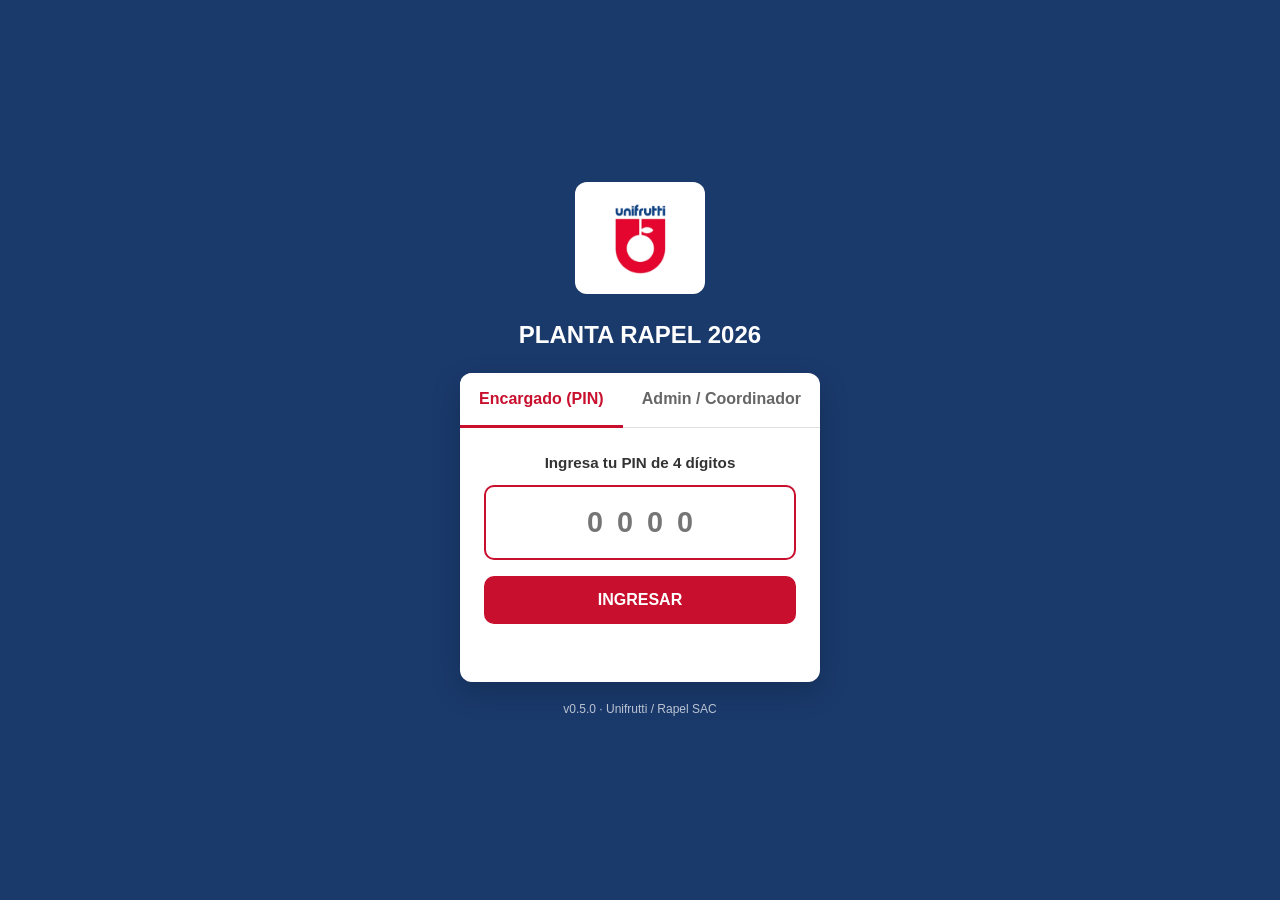
<file: index.html>
﻿<!DOCTYPE html>
<html lang="es">
<head>
<meta charset="UTF-8">
<meta name="viewport" content="width=device-width, initial-scale=1.0">
<title>Login - Planta Rapel 2026</title>
<link href="https://cdn.jsdelivr.net/npm/bootstrap@5.3.2/dist/css/bootstrap.min.css" rel="stylesheet">
<script src="js/version-check.js"></script>
<style>
  * { box-sizing: border-box; }
  body {
    background: #1a3a6c;
    min-height: 100vh;
    margin: 0;
    display: flex;
    align-items: center;
    justify-content: center;
    font-family: -apple-system, BlinkMacSystemFont, "Segoe UI", Roboto, sans-serif;
  }
  .login-wrapper {
    width: 100%;
    max-width: 400px;
    padding: 20px;
    text-align: center;
  }
  .logo-box {
    background: white;
    display: inline-block;
    padding: 16px 32px;
    border-radius: 12px;
    margin-bottom: 20px;
  }
  .logo-box img {
    max-height: 80px;
    width: auto;
    display: block;
  }
  .login-title {
    color: white;
    font-size: 1.5rem;
    font-weight: 700;
    margin-bottom: 24px;
    text-align: center;
  }
  .login-box {
    background: white;
    border-radius: 12px;
    overflow: hidden;
    box-shadow: 0 10px 30px rgba(0,0,0,0.2);
  }
  .nav-tabs { border-bottom: 1px solid #e0e0e0; }
  .nav-tabs .nav-link {
    border: none;
    color: #666;
    font-weight: 600;
    padding: 14px 0;
    text-align: center;
    flex: 1;
  }
  .nav-tabs .nav-link.active {
    color: #c8102e;
    background: white;
    border-bottom: 3px solid #c8102e;
  }
  .tab-content { padding: 24px; }
  .tab-pane { animation: none !important; }
  .form-label-bold {
    display: block;
    font-weight: 700;
    color: #333;
    margin-bottom: 10px;
    text-align: center;
    font-size: 0.95rem;
  }
  .pin-input {
    font-size: 1.8rem !important;
    letter-spacing: 14px !important;
    font-weight: 700;
    text-align: center;
    background: #f5f5f5;
    border: 2px solid #ddd;
    border-radius: 10px;
    padding: 14px 0 14px 14px;
    width: 100%;
  }
  .pin-input:focus {
    outline: none;
    background: white;
    border-color: #c8102e;
  }
  .form-input {
    width: 100%;
    padding: 10px 14px;
    border: 2px solid #ddd;
    border-radius: 8px;
    font-size: 1rem;
    margin-bottom: 14px;
    font-weight: 500;
  }
  .form-input:focus {
    outline: none;
    border-color: #c8102e;
  }
  .btn-ingresar {
    background: #c8102e;
    color: white;
    font-weight: 700;
    padding: 12px;
    border-radius: 10px;
    border: none;
    width: 100%;
    margin-top: 16px;
    font-size: 1rem;
    cursor: pointer;
  }
  .btn-ingresar:hover { background: #a00d24; }
  .mensaje {
    margin-top: 14px;
    font-size: 0.85rem;
    text-align: center;
    font-weight: 600;
    min-height: 20px;
  }
  .mensaje.error { color: #c8102e; }
  .mensaje.success { color: #28a745; }
  .footer-v {
    color: rgba(255,255,255,0.7);
    font-size: 0.75rem;
    margin-top: 18px;
    text-align: center;
  }
</style>
</head>
<body>
<div class="login-wrapper">
  
  <div class="logo-box">
    <img src="assets/logo-unifrutti.png" alt="Unifrutti">
  </div>
  
  <h1 class="login-title">PLANTA RAPEL 2026</h1>
  
  <div class="login-box">
    <ul class="nav nav-tabs nav-fill">
      <li class="nav-item">
        <a class="nav-link active" data-bs-toggle="tab" href="#tabEnc">Encargado (PIN)</a>
      </li>
      <li class="nav-item">
        <a class="nav-link" data-bs-toggle="tab" href="#tabAdmin">Admin / Coordinador</a>
      </li>
    </ul>
    <div class="tab-content">
      
      <div class="tab-pane fade show active" id="tabEnc">
        <label class="form-label-bold">Ingresa tu PIN de 4 d&iacute;gitos</label>
        <input type="text" inputmode="numeric" pattern="[0-9]*" maxlength="4"
               class="pin-input" id="inputPin" placeholder="0000" autocomplete="off" autocorrect="off" spellcheck="false">
        <button class="btn-ingresar" id="btnLoginPin">INGRESAR</button>
        <div class="mensaje" id="msgPin"></div>
      </div>
      
      <div class="tab-pane fade" id="tabAdmin">
        <label class="form-label-bold">USUARIO</label>
        <input type="text" class="form-input" id="inputUser" placeholder="ej: jtimoteo" autocomplete="off">
        <label class="form-label-bold">CONTRASE&Ntilde;A</label>
        <input type="password" class="form-input" id="inputPass" autocomplete="new-password">
        <button class="btn-ingresar" id="btnLogin">INGRESAR</button>
        <div class="mensaje" id="msgLogin"></div>
      </div>
      
    </div>
  </div>
  
  <div class="footer-v">v0.5.0 &middot; Unifrutti / Rapel SAC</div>
</div>

<script src="https://cdn.jsdelivr.net/npm/bootstrap@5.3.2/dist/js/bootstrap.bundle.min.js"></script>
<script src="js/config.js"></script>
<script src="js/api.js"></script>
<script src="js/auth.js"></script>
<script src="js/login.js"></script>

<script>
document.addEventListener("DOMContentLoaded", function() {
  var tabs = document.querySelectorAll('[data-bs-toggle="tab"]');
  tabs.forEach(function(t) {
    t.addEventListener('shown.bs.tab', function(e) {
      var href = e.target.getAttribute('href');
      if (href === '#tabAdmin') {
        var p = document.getElementById('inputPin'); if (p) p.value = '';
        var u = document.getElementById('inputUser'); if (u) setTimeout(function(){u.focus();}, 50);
      } else {
        var us = document.getElementById('inputUser'); if (us) us.value = '';
        var ps = document.getElementById('inputPass'); if (ps) ps.value = '';
      }
    });
  });
});
</script>
</body>
</html>
</file>
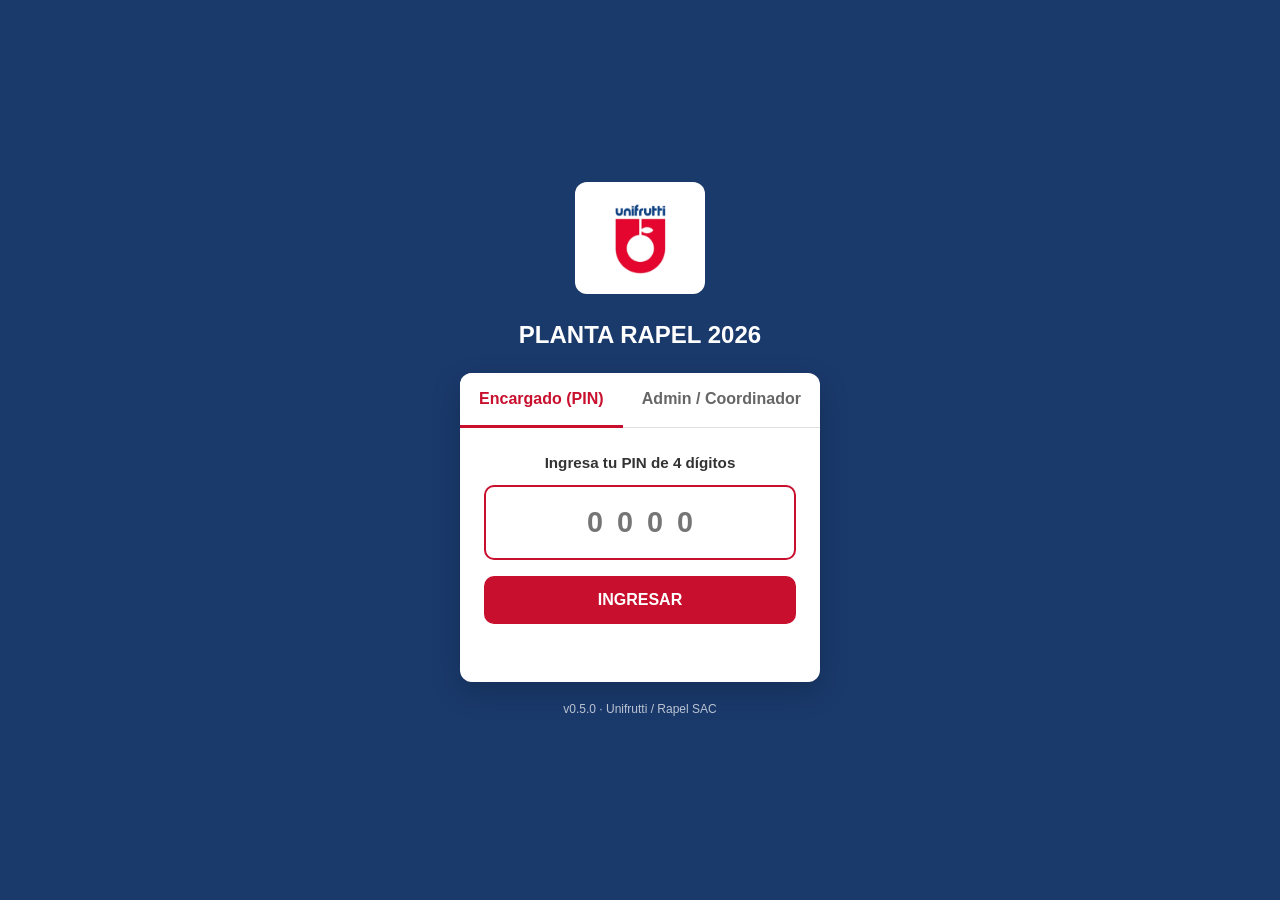
<file: config.html>
﻿<!DOCTYPE html>
<html lang="es">
<head>
  <meta charset="UTF-8">
  <meta name="viewport" content="width=device-width, initial-scale=1.0, maximum-scale=1.0, user-scalable=no">
  <meta name="theme-color" content="#c8102e">
  <title>Configuraci&oacute;n - Planta Rapel 2026</title>
  <link href="https://cdn.jsdelivr.net/npm/bootstrap@5.3.2/dist/css/bootstrap.min.css" rel="stylesheet">
  <link href="css/styles.css" rel="stylesheet">
<script src="js/version-check.js"></script>
</head>
<body>
  <nav class="navbar navbar-dark" style="background:#1a3a6c;">
    <div class="container-fluid">
      <span class="navbar-brand mb-0 h6 d-flex align-items-center">
        <img src="assets/logo-unifrutti.png" alt="Unifrutti" class="logo-navbar" onerror="this.style.display='none';">
        Planta Rapel 2026
      </span>
      <div>
        <a href="manual.html" target="_blank" class="btn btn-sm btn-outline-light me-2" title="Manual de Uso">&#128214;</a>
        <button class="btn btn-sm btn-light me-2" id="btnInicio">Inicio</button>
        <button class="btn btn-sm btn-outline-light" id="btnLogout">Salir</button>
      </div>
    </div>
  </nav>
  
  <div class="container py-3">
    <div class="card shadow-sm">
      <div class="card-body p-3">
        <h5 class="mb-1" style="color:#1a3a6c;">Configuraci&oacute;n de Ruta</h5>
        <p class="text-muted small mb-3">Complete los datos antes de iniciar el escaneo</p>
        
        <form id="formConfig" novalidate>
          <div class="mb-3">
            <label class="form-label small fw-bold">Zona / Packing</label>
            <select class="form-select" id="zonaPacking" required>
              <option value="">Seleccione...</option>
              <option value="PUV 01">PUV 01</option>
              <option value="PUV 02">PUV 02</option>
              <option value="PUV 03">PUV 03</option>
              <option value="PUV 04">PUV 04</option>
              <option value="PUV 05">PUV 05</option>
              <option value="PUV 06">PUV 06</option>
              <option value="PUV 07">PUV 07</option>
              <option value="PUV 08">PUV 08</option>
              <option value="ARANDANO">ARANDANO</option>
              <option value="PALTA">PALTA</option>
              <option value="LIMON">LIMON</option>
              <option value="BODEGA">BODEGA</option>
              <option value="FRIGORIFICO">FRIGORIFICO</option>
            </select>
          </div>
          
          <div class="mb-3">
            <label class="form-label small fw-bold">Turno</label>
            <select class="form-select" id="turno" required>
              <option value="">Seleccione...</option>
              <option value="DIA">D&Iacute;A</option>
              <option value="NOCHE">NOCHE</option>
            </select>
          </div>
          
          <div class="mb-3">
            <label class="form-label small fw-bold">Ruta</label>
            <input type="text" class="form-control" id="ruta" placeholder="Ej: CHAPAIRA" autocapitalize="characters" enterkeyhint="next" required>
          </div>
          
          <div class="mb-3">
            <label class="form-label small fw-bold">C&oacute;digo del Bus</label>
            <input type="text" class="form-control" id="codigoBus" placeholder="Ej: BUS-001" autocapitalize="characters" enterkeyhint="next" required>
          </div>
          
          <div class="mb-3">
            <label class="form-label small fw-bold">Placa del Bus</label>
            <input type="text" class="form-control" id="placa" placeholder="Ej: ABC-123" autocapitalize="characters" enterkeyhint="next" required>
          </div>
          
          <div class="mb-3">
            <label class="form-label small fw-bold">Cantidad de personal asistente</label>
            <input type="number" class="form-control" id="cantidad" placeholder="Ej: 45" min="1" max="200" enterkeyhint="next" required>
          </div>

          <div class="mb-3">
            <label class="form-label small fw-bold">Cantidad de personal ausente</label>
            <input type="number" class="form-control" id="cantidadAusente" placeholder="0" min="0" max="100" value="0" enterkeyhint="next">
          </div>

          <div class="mb-3">
            <label class="form-label small fw-bold">Total de personal programado</label>
            <input type="number" class="form-control" id="cantidadTotal" readonly tabindex="-1" style="background:#e9ecef; font-weight:bold; font-size:1.2rem;">
          </div>

          <hr class="my-3">
          
          <div class="mb-3">
            <label class="form-label small fw-bold">DNI del Encargado</label>
            <input type="text" class="form-control" id="dniEncargado" placeholder="8 d&iacute;gitos" inputmode="numeric" maxlength="8" enterkeyhint="done" required>
            <p class="text-muted small mt-1 mb-0">Se validar&aacute; contra la base y se registrar&aacute; como encargado</p>
          </div>
          
          <div id="msgError" class="alert alert-danger d-none py-2 small" role="alert"></div>
          
          <div id="cardEncargado" class="alert alert-success d-none py-2" role="alert">
            <p class="mb-1 small"><strong>Encargado identificado:</strong></p>
            <p class="mb-0" id="lblNombreEncargado">-</p>
          </div>
          
          <button type="submit" class="btn btn-primary btn-lg w-100 mt-2" id="btnIniciar">Iniciar Escaneo</button>
        </form>
      </div>
    </div>
  </div>
  
  <script src="js/config.js"></script>
  <script src="js/api.js"></script>
  <script src="js/auth.js"></script>
  <script src="js/config-inicial.js"></script>
</body>
</html>
</file>
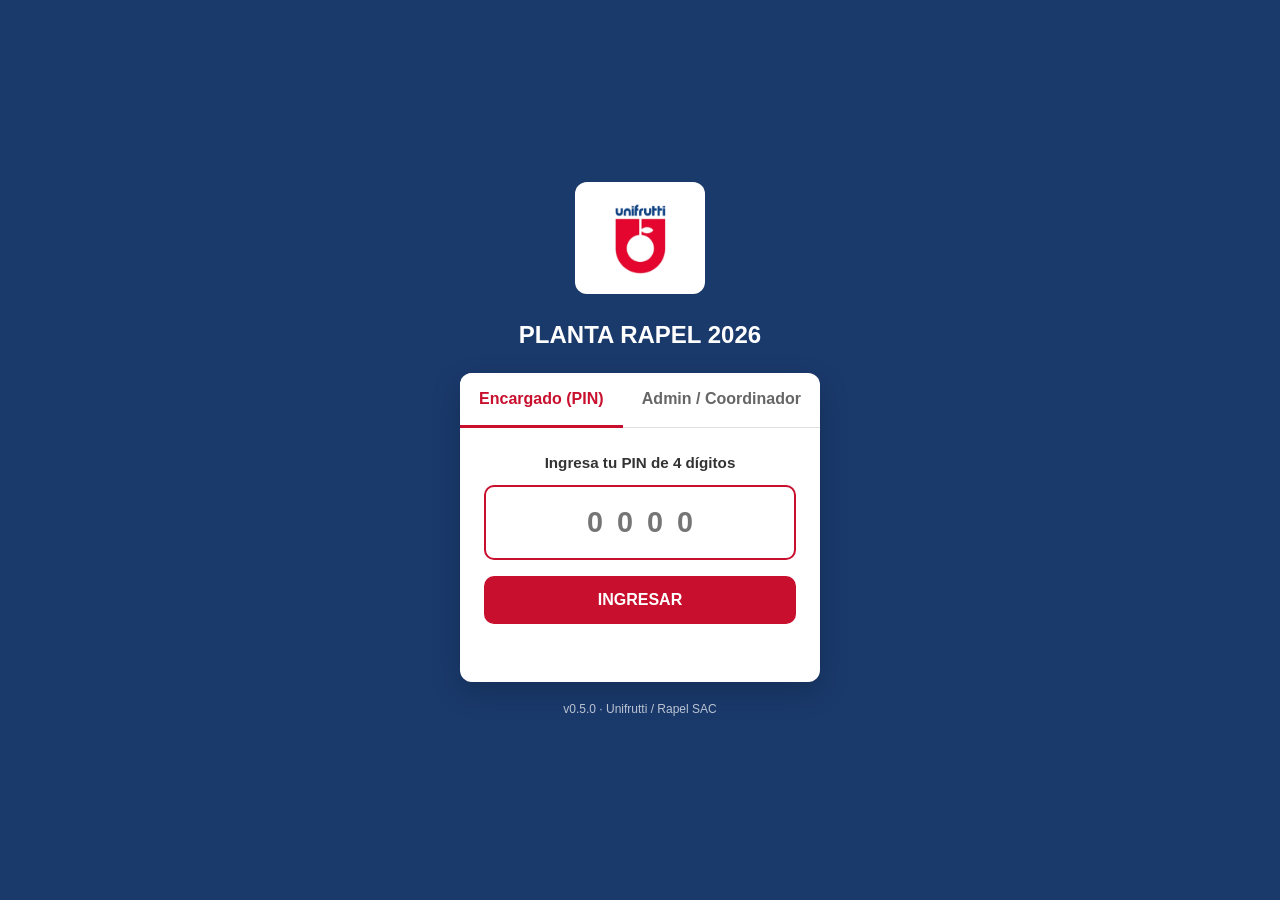
<file: faltantes.html>
﻿<!DOCTYPE html>
<html lang="es">
<head>
<meta charset="UTF-8">
<meta name="viewport" content="width=device-width, initial-scale=1.0">
<title>Registrar Faltantes - Planta Rapel 2026</title>
<link href="https://cdn.jsdelivr.net/npm/bootstrap@5.3.2/dist/css/bootstrap.min.css" rel="stylesheet">
<link rel="stylesheet" href="css/styles.css">
<script src="js/version-check.js"></script>
</head>
<body>
<nav class="navbar navbar-dark" style="background:#c8102e;">
  <div class="container-fluid">
    <span class="navbar-brand">Registrar Faltantes</span>
    <button class="btn btn-sm btn-light" id="btnVolver">Volver al Scanner</button>
  </div>
</nav>

<div class="container my-3" style="max-width:900px;">
  <div class="card mb-3"><div class="card-body py-2"><div class="row small">
    <div class="col-6">
      <div><strong>Ruta:</strong> <span id="lblRuta"></span></div>
      <div><strong>Bus:</strong> <span id="lblBus"></span></div>
      <div><strong>Encargado:</strong> <span id="lblEncargado"></span></div>
    </div>
    <div class="col-6">
      <div><strong>Turno:</strong> <span class="badge bg-primary" id="lblTurno"></span></div>
      <div><strong>Asistencias OK:</strong> <span id="lblAsistencias"></span></div>
      <div><strong>Faltantes a registrar:</strong> <span class="badge bg-danger" id="lblFaltan"></span></div>
    </div>
  </div></div></div>
  
  <div class="alert alert-warning">
    <strong>Instrucciones:</strong> Ingresa el DNI de cada trabajador faltante, selecciona el motivo, y agrega una observaciÃ³n si es necesario. El sistema buscarÃ¡ automÃ¡ticamente el nombre al ingresar el DNI.
  </div>
  
  <div class="table-responsive">
    <table class="table table-bordered table-sm align-middle">
      <thead style="background:#1a3a6c; color:white;">
        <tr>
          <th>#</th>
          <th>DNI</th>
          <th>Nombre</th>
          <th>Empresa</th>
          <th>Motivo</th>
          <th>Observacion</th>
        </tr>
      </thead>
      <tbody id="tablaFaltantes"></tbody>
    </table>
  </div>
  
  <button id="btnConfirmar" class="btn btn-lg w-100 mt-3" style="background:#c8102e; color:white;">
    Confirmar Faltantes y Finalizar Sesion
  </button>
</div>

<div class="modal fade" id="modalExito" tabindex="-1"><div class="modal-dialog modal-dialog-centered"><div class="modal-content">
  <div class="modal-header bg-success text-white"><h5 class="modal-title">Sesion Finalizada</h5></div>
  <div class="modal-body"><p id="lblMsgExito"></p></div>
  <div class="modal-footer"><button type="button" class="btn btn-primary" data-bs-dismiss="modal" onclick="sessionStorage.clear(); window.location.href='config.html';">Nueva Sesion</button></div>
</div></div></div>

<script src="https://cdn.jsdelivr.net/npm/bootstrap@5.3.2/dist/js/bootstrap.bundle.min.js"></script>
<script src="js/config.js"></script>
<script src="js/api.js"></script>
<script src="js/auth.js"></script>
<script src="js/faltantes.js"></script>
</body>
</html>
</file>
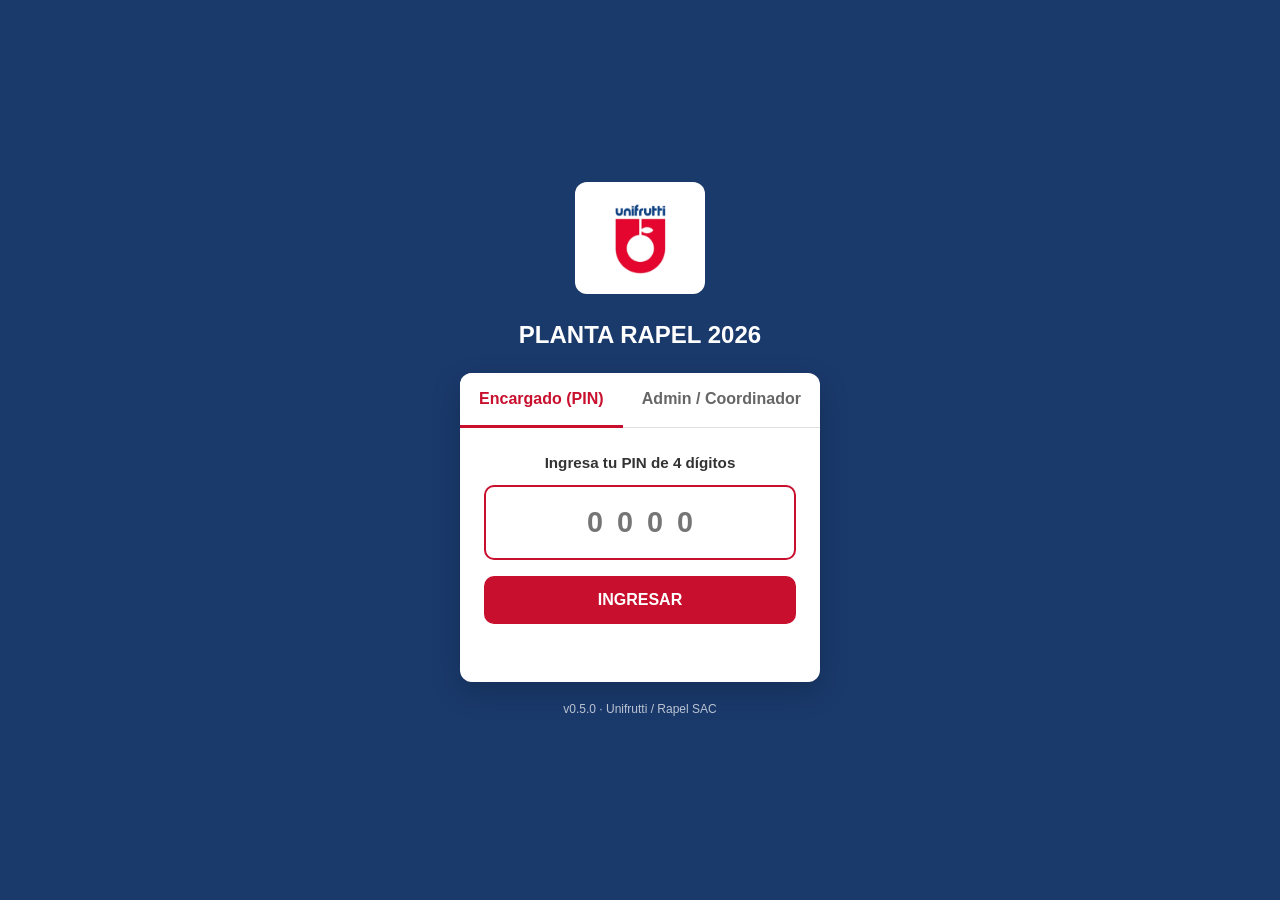
<file: home.html>
﻿<!DOCTYPE html>
<html lang="es">
<head>
  <meta charset="UTF-8">
  <meta name="viewport" content="width=device-width, initial-scale=1.0">
  <meta name="theme-color" content="#c8102e">
  <title>Planta Rapel 2026</title>
  <link href="https://cdn.jsdelivr.net/npm/bootstrap@5.3.2/dist/css/bootstrap.min.css" rel="stylesheet">
  <link href="css/styles.css" rel="stylesheet">
<script src="js/version-check.js"></script>
</head>
<body>
  <nav class="navbar navbar-dark" style="background:#1a3a6c;">
    <div class="container-fluid">
      <span class="navbar-brand mb-0 h6 d-flex align-items-center">
        <img src="assets/logo-unifrutti.png" alt="Unifrutti" class="logo-navbar" onerror="this.style.display='none';">
        Planta Rapel 2026
      </span>
      <button class="btn btn-sm btn-outline-light" id="btnLogout">Cerrar sesi&oacute;n</button>
    </div>
  </nav>
  <div class="container py-4">
    <div class="card shadow-sm mb-3">
      <div class="card-body text-center py-4">
        <h4 class="mb-2" style="color:#1a3a6c;">Bienvenido</h4>
        <p class="lead mb-1" id="lblNombre">-</p>
        <p class="text-muted mb-3" id="lblCargo">-</p>
        <p class="mb-0">
          <span class="badge bg-secondary me-2" id="lblRol">-</span>
          <span class="badge" id="lblEmpresa" style="background:#c8102e;">-</span>
        </p>
      </div>
    </div>
    <div class="card shadow-sm">
      <div class="card-body">
        <h6 class="mb-3" style="color:#1a3a6c;">Acciones</h6>
        <a href="manual.html" target="_blank" class="btn btn-outline-info w-100 mb-2">&#128214; Ver Manual de Uso</a>
        <a href="config.html" class="btn btn-primary w-100 mb-2">Modo Encargado (Configurar ruta + Scanner)</a>
      </div>
    <div id="adminPanel" class="text-center mt-3"><a href="dashboard.html" class="btn btn-lg" style="background:#1a3a6c; color:white;" id="btnDashboard">Ir al Dashboard de Gestion Humana</a><a href="usuarios.html" class="btn btn-lg ms-2" style="background:#c8102e; color:white;" id="btnUsuarios">Gestion de Usuarios</a></div>
</div>
  </div>
  <script src="js/config.js"></script>
  <script src="js/api.js"></script>
  <script src="js/auth.js"></script>
  <script src="js/home.js"></script>
</body>
</html>
</file>
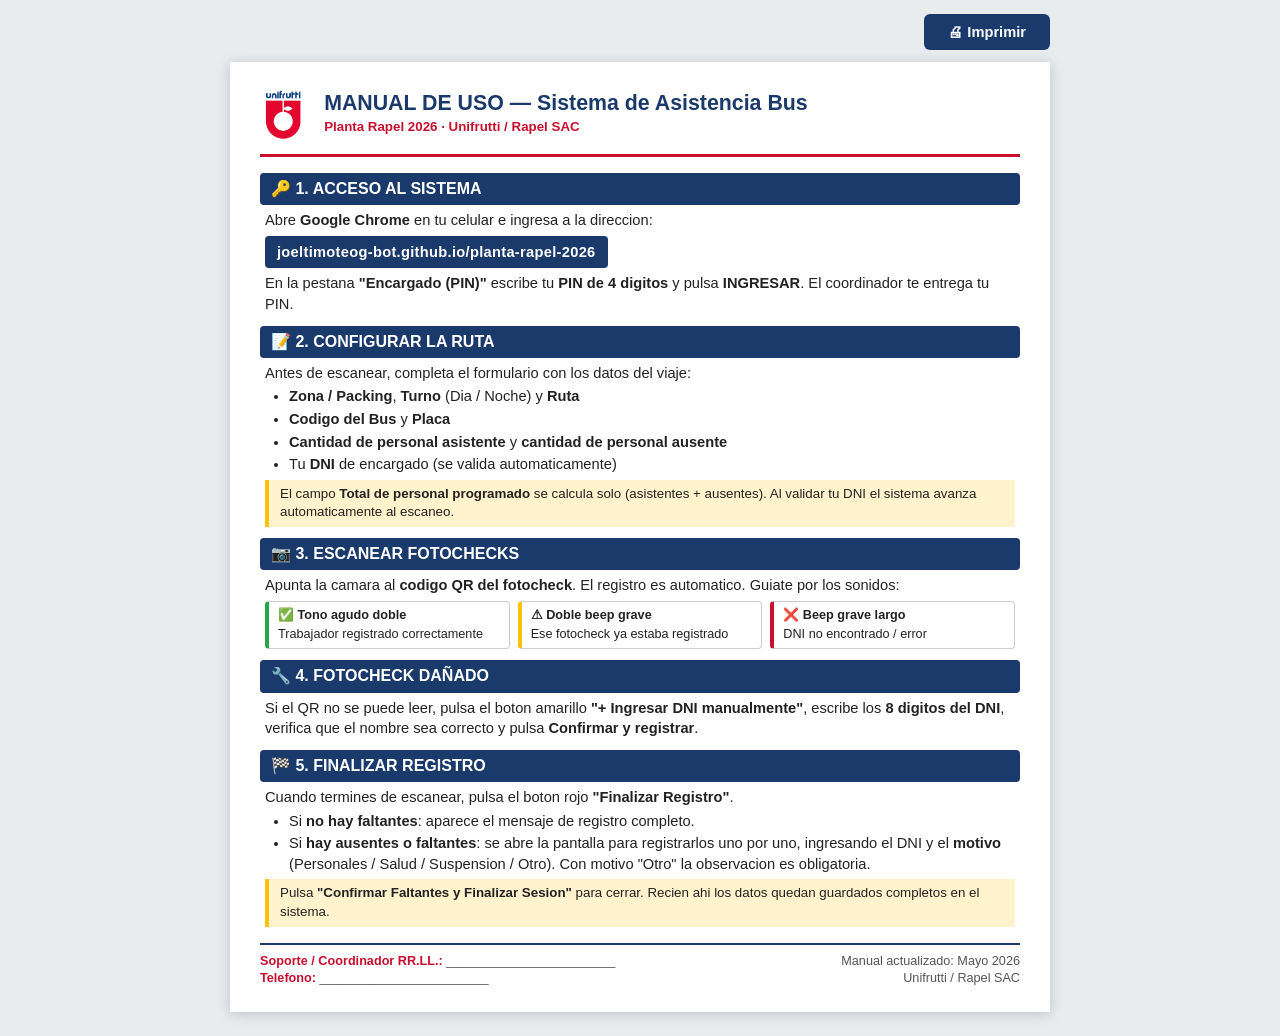
<file: manual.html>
﻿<!DOCTYPE html>
<html lang="es">
<head>
<meta charset="UTF-8">
<meta name="viewport" content="width=device-width, initial-scale=1.0">
<title>Manual de Uso - Sistema de Asistencia Bus</title>
<style>
  * { box-sizing: border-box; margin: 0; padding: 0; }
  body {
    font-family: Arial, Helvetica, sans-serif;
    font-size: 11pt;
    color: #222;
    background: #e9ecef;
    line-height: 1.4;
  }
  .barra-print {
    max-width: 820px;
    margin: 14px auto 0;
    text-align: right;
  }
  .btn-print {
    background: #1a3a6c;
    color: #fff;
    border: none;
    padding: 10px 24px;
    font-size: 11pt;
    font-weight: bold;
    border-radius: 6px;
    cursor: pointer;
  }
  .btn-print:hover { background: #12294d; }
  .hoja {
    max-width: 820px;
    margin: 12px auto 24px;
    background: #fff;
    padding: 24px 30px;
    box-shadow: 0 2px 12px rgba(0,0,0,0.18);
  }
  header {
    display: flex;
    align-items: center;
    gap: 18px;
    border-bottom: 3px solid #c8102e;
    padding-bottom: 12px;
    margin-bottom: 16px;
  }
  header img { height: 56px; width: auto; }
  header .titulo h1 {
    color: #1a3a6c;
    font-size: 16pt;
    line-height: 1.15;
  }
  header .titulo p {
    color: #c8102e;
    font-size: 10pt;
    font-weight: bold;
    margin-top: 2px;
  }
  .seccion { margin-bottom: 11px; }
  .seccion h2 {
    background: #1a3a6c;
    color: #fff;
    font-size: 12pt;
    padding: 5px 11px;
    border-radius: 4px;
    margin-bottom: 5px;
  }
  .cuerpo { padding: 0 5px; }
  .cuerpo p { margin-bottom: 3px; }
  .cuerpo ul { margin: 3px 0 3px 24px; }
  .cuerpo li { margin-bottom: 2px; }
  .destacado {
    background: #fff3cd;
    border-left: 4px solid #ffc107;
    padding: 5px 11px;
    margin: 5px 0;
    font-size: 10pt;
  }
  .url-box {
    background: #1a3a6c;
    color: #fff;
    font-weight: bold;
    padding: 6px 12px;
    border-radius: 4px;
    display: inline-block;
    font-size: 11pt;
    letter-spacing: 0.3px;
  }
  .sonidos {
    display: flex;
    gap: 8px;
    flex-wrap: wrap;
    margin-top: 5px;
  }
  .sonido {
    flex: 1;
    min-width: 180px;
    border: 1px solid #ccc;
    border-left-width: 4px;
    border-radius: 4px;
    padding: 5px 9px;
    font-size: 9.5pt;
  }
  .sonido.ok { border-left-color: #28a745; }
  .sonido.dup { border-left-color: #ffc107; }
  .sonido.err { border-left-color: #c8102e; }
  .sonido b { display: block; margin-bottom: 1px; }
  footer {
    border-top: 2px solid #1a3a6c;
    margin-top: 16px;
    padding-top: 8px;
    font-size: 9.5pt;
    color: #555;
    display: flex;
    justify-content: space-between;
    gap: 20px;
  }
  footer .soporte b { color: #c8102e; }
  footer .fecha { text-align: right; }
  @media print {
    body { background: #fff; font-size: 10.5pt; }
    .barra-print { display: none; }
    .hoja {
      box-shadow: none;
      margin: 0;
      max-width: 100%;
      padding: 0;
    }
    @page { size: A4 portrait; margin: 13mm; }
  }
</style>
</head>
<body>

<div class="barra-print">
  <button class="btn-print" onclick="window.print()">&#128424; Imprimir</button>
</div>

<div class="hoja">

  <header>
    <img src="assets/logo-unifrutti.png" alt="Unifrutti" onerror="this.style.display='none';">
    <div class="titulo">
      <h1>MANUAL DE USO &mdash; Sistema de Asistencia Bus</h1>
      <p>Planta Rapel 2026 &middot; Unifrutti / Rapel SAC</p>
    </div>
  </header>

  <div class="seccion">
    <h2>&#128273; 1. ACCESO AL SISTEMA</h2>
    <div class="cuerpo">
      <p>Abre <b>Google Chrome</b> en tu celular e ingresa a la direccion:</p>
      <p style="margin:5px 0;"><span class="url-box">joeltimoteog-bot.github.io/planta-rapel-2026</span></p>
      <p>En la pestana <b>"Encargado (PIN)"</b> escribe tu <b>PIN de 4 digitos</b> y pulsa <b>INGRESAR</b>. El coordinador te entrega tu PIN.</p>
    </div>
  </div>

  <div class="seccion">
    <h2>&#128221; 2. CONFIGURAR LA RUTA</h2>
    <div class="cuerpo">
      <p>Antes de escanear, completa el formulario con los datos del viaje:</p>
      <ul>
        <li><b>Zona / Packing</b>, <b>Turno</b> (Dia / Noche) y <b>Ruta</b></li>
        <li><b>Codigo del Bus</b> y <b>Placa</b></li>
        <li><b>Cantidad de personal asistente</b> y <b>cantidad de personal ausente</b></li>
        <li>Tu <b>DNI</b> de encargado (se valida automaticamente)</li>
      </ul>
      <div class="destacado">El campo <b>Total de personal programado</b> se calcula solo (asistentes + ausentes). Al validar tu DNI el sistema avanza automaticamente al escaneo.</div>
    </div>
  </div>

  <div class="seccion">
    <h2>&#128247; 3. ESCANEAR FOTOCHECKS</h2>
    <div class="cuerpo">
      <p>Apunta la camara al <b>codigo QR del fotocheck</b>. El registro es automatico. Guiate por los sonidos:</p>
      <div class="sonidos">
        <div class="sonido ok"><b>&#9989; Tono agudo doble</b>Trabajador registrado correctamente</div>
        <div class="sonido dup"><b>&#9888; Doble beep grave</b>Ese fotocheck ya estaba registrado</div>
        <div class="sonido err"><b>&#10060; Beep grave largo</b>DNI no encontrado / error</div>
      </div>
    </div>
  </div>

  <div class="seccion">
    <h2>&#128295; 4. FOTOCHECK DA&Ntilde;ADO</h2>
    <div class="cuerpo">
      <p>Si el QR no se puede leer, pulsa el boton amarillo <b>"+ Ingresar DNI manualmente"</b>, escribe los <b>8 digitos del DNI</b>, verifica que el nombre sea correcto y pulsa <b>Confirmar y registrar</b>.</p>
    </div>
  </div>

  <div class="seccion">
    <h2>&#127937; 5. FINALIZAR REGISTRO</h2>
    <div class="cuerpo">
      <p>Cuando termines de escanear, pulsa el boton rojo <b>"Finalizar Registro"</b>.</p>
      <ul>
        <li>Si <b>no hay faltantes</b>: aparece el mensaje de registro completo.</li>
        <li>Si <b>hay ausentes o faltantes</b>: se abre la pantalla para registrarlos uno por uno, ingresando el DNI y el <b>motivo</b> (Personales / Salud / Suspension / Otro). Con motivo "Otro" la observacion es obligatoria.</li>
      </ul>
      <div class="destacado">Pulsa <b>"Confirmar Faltantes y Finalizar Sesion"</b> para cerrar. Recien ahi los datos quedan guardados completos en el sistema.</div>
    </div>
  </div>

  <footer>
    <div class="soporte">
      <b>Soporte / Coordinador RR.LL.:</b> ________________________<br>
      <b>Telefono:</b> ________________________
    </div>
    <div class="fecha">
      Manual actualizado: Mayo 2026<br>
      Unifrutti / Rapel SAC
    </div>
  </footer>

</div>

</body>
</html>
</file>
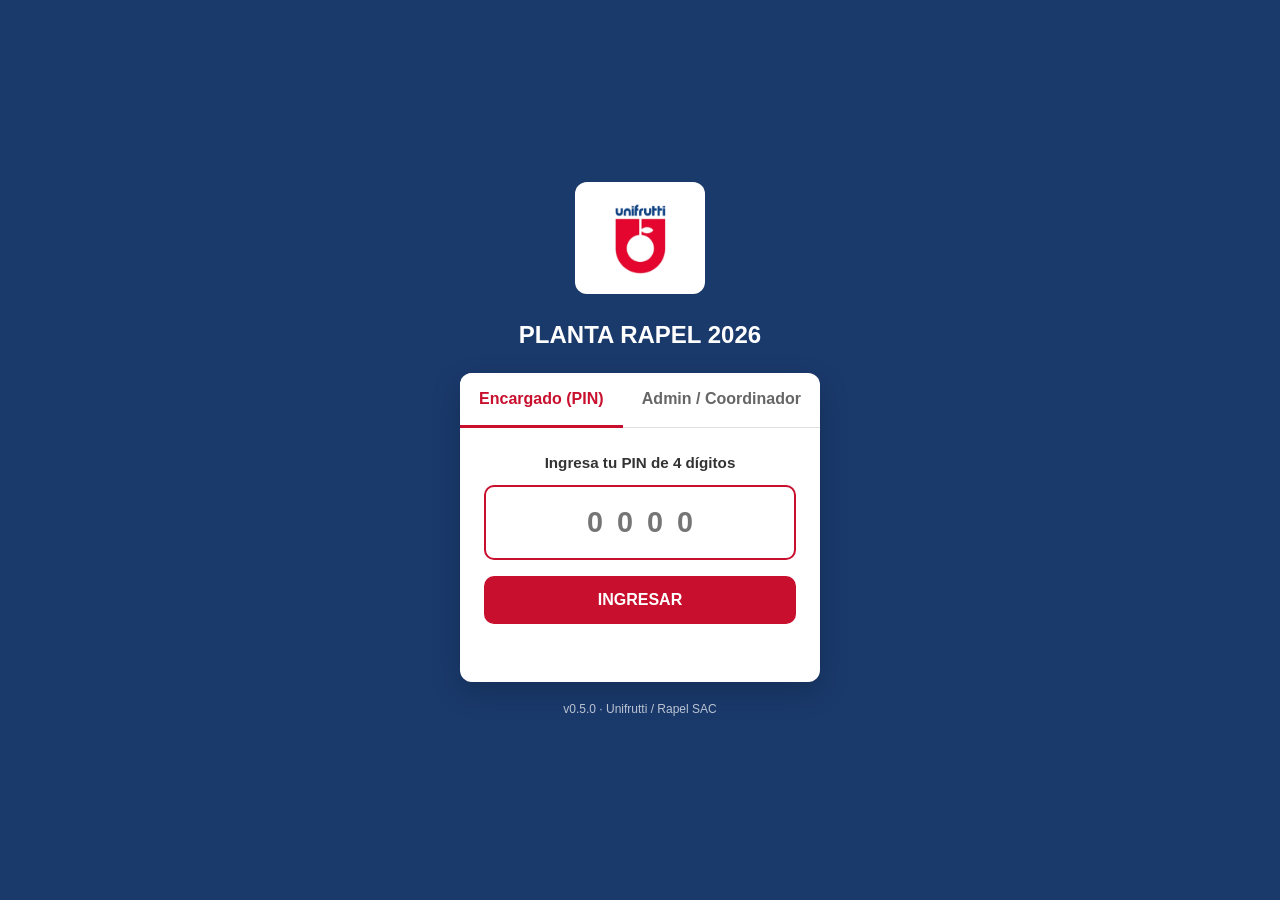
<file: usuarios.html>
﻿<!DOCTYPE html>
<html lang="es">
<head>
<meta charset="UTF-8">
<meta name="viewport" content="width=device-width, initial-scale=1.0">
<title>Gestion de Usuarios - Planta Rapel 2026</title>
<link href="https://cdn.jsdelivr.net/npm/bootstrap@5.3.2/dist/css/bootstrap.min.css" rel="stylesheet">
<link rel="stylesheet" href="css/styles.css">
<script src="js/version-check.js"></script>
</head>
<body>
<nav class="navbar navbar-dark" style="background:#1a3a6c;">
  <div class="container-fluid">
    <span><img src="assets/logo-unifrutti.png" alt="Unifrutti" class="logo-nav" onerror="this.style.display='none'; this.nextElementSibling.style.display='inline-block';"><span class="logo-nav-fallback" style="display:none;">UNIFRUTTI</span><span class="navbar-brand">Gestion de Usuarios</span></span>
    <div>
      <button class="btn btn-sm btn-light me-2" id="btnHome">Inicio</button>
      <button class="btn btn-sm btn-outline-light" id="btnSalir">Salir</button>
    </div>
  </div>
</nav>

<div class="container my-3" style="max-width:1100px;">

  <!-- Form crear -->
  <div class="card mb-3">
    <div class="card-header" style="background:#1a3a6c; color:white;"><strong>Crear Nuevo Usuario</strong></div>
    <div class="card-body">
      <div class="row g-2">
        <div class="col-md-4">
          <label class="form-label small">Usuario (login)</label>
          <input type="text" class="form-control form-control-sm" id="iUsername" placeholder="ej: maria.lopez">
        </div>
        <div class="col-md-4">
          <label class="form-label small">Contrasena</label>
          <input type="text" class="form-control form-control-sm" id="iPassword" placeholder="minimo 6 caracteres">
        </div>
        <div class="col-md-4">
          <label class="form-label small">Nombre completo</label>
          <input type="text" class="form-control form-control-sm" id="iNombre" placeholder="ej: Maria Lopez">
        </div>
        <div class="col-md-4">
          <label class="form-label small">Cargo</label>
          <input type="text" class="form-control form-control-sm" id="iCargo" placeholder="ej: Encargado de Bus">
        </div>
        <div class="col-md-4">
          <label class="form-label small">Empresa</label>
          <select class="form-select form-select-sm" id="iEmpresa">
            <option value="AMBAS">AMBAS</option>
            <option value="RAPEL">RAPEL</option>
            <option value="VERFRUT">VERFRUT</option>
          </select>
        </div>
        <div class="col-md-4">
          <label class="form-label small fw-bold">Rol *</label>
          <div class="d-flex gap-3 mt-1">
            <div class="form-check">
              <input type="radio" name="iRol" class="form-check-input" id="rolEnc" value="encargado_bus" checked>
              <label class="form-check-label small" for="rolEnc">Encargado (usuario normal)</label>
            </div>
            <div class="form-check">
              <input type="radio" name="iRol" class="form-check-input" id="rolAdm" value="admin">
              <label class="form-check-label small" for="rolAdm">Administrador</label>
            </div>
          </div>
        </div>
      </div>
      <button class="btn btn-success mt-3" id="btnCrear">Crear Usuario</button>
      <div id="msgCrear" class="mt-2 small"></div>
    </div>
  </div>

  <!-- Tabla -->
  <div class="card">
    <div class="card-header" style="background:#1a3a6c; color:white;"><strong>Usuarios Registrados</strong></div>
    <div class="card-body">
      <button class="btn btn-primary mb-2" id="btnPinsMasivos">Asignar PINs Automaticos</button>
      <input type="text" class="form-control form-control-sm mb-2" id="buscador" placeholder="Buscar por usuario o nombre...">
      <div class="table-responsive">
        <table class="table table-sm table-hover">
          <thead style="background:#1a3a6c; color:white;">
            <tr>
              <th>ID</th><th>Usuario</th><th>Nombre</th><th>Cargo</th><th>Empresa</th>
              <th>Rol</th><th>Estado</th><th>Creado</th><th>Accion</th>
            </tr>
          </thead>
          <tbody id="tblUsuarios"></tbody>
        </table>
      </div>
    </div>
  </div>
</div>

<!-- Modal: Asignacion masiva de PINs -->
<div class="modal fade" id="modalPinsMasivos" tabindex="-1">
  <div class="modal-dialog modal-dialog-centered modal-lg">
    <div class="modal-content">
      <div class="modal-header" style="background:#1a3a6c; color:white;">
        <h5 class="modal-title">Asignacion masiva de PINs</h5>
        <button type="button" class="btn-close btn-close-white" data-bs-dismiss="modal"></button>
      </div>
      <div class="modal-body">
        <p class="mb-2">Esto asignara PINs secuenciales a todos los encargados sin PIN.</p>
        <div class="row g-2 align-items-end mb-2">
          <div class="col-auto">
            <label class="form-label small mb-1">PIN inicial</label>
            <input type="number" class="form-control" id="iPinInicial" value="1001" min="1000" max="9999" style="width:130px;">
          </div>
          <div class="col-auto">
            <button class="btn btn-primary" id="btnAsignarPins">Asignar</button>
          </div>
        </div>
        <div id="msgPinsMasivos" class="small"></div>
        <div id="resultadoPinsMasivos" class="mt-3" style="display:none;">
          <div class="d-flex justify-content-between align-items-center mb-1">
            <strong>PINs asignados:</strong>
            <button class="btn btn-sm btn-outline-secondary" onclick="window.print()">Imprimir lista</button>
          </div>
          <div class="table-responsive">
            <table class="table table-sm table-bordered">
              <thead style="background:#1a3a6c; color:white;"><tr><th>DNI</th><th>Nombre</th><th>PIN</th></tr></thead>
              <tbody id="tblPinsAsignados"></tbody>
            </table>
          </div>
        </div>
      </div>
      <div class="modal-footer">
        <button type="button" class="btn btn-secondary" data-bs-dismiss="modal">Cerrar</button>
      </div>
    </div>
  </div>
</div>

<script src="https://cdn.jsdelivr.net/npm/bootstrap@5.3.2/dist/js/bootstrap.bundle.min.js"></script>
<script src="js/config.js"></script>
<script src="js/api.js"></script>
<script src="js/auth.js"></script>
<script src="js/usuarios.js"></script>
</body>
</html>
</file>
<file: css/styles.css>
﻿:root {
  --unifrutti-red: #c8102e;
  --unifrutti-blue: #1a3a6c;
  --unifrutti-light: #f5f5f5;
}
* {
  font-family: 'Tahoma', Geneva, Verdana, sans-serif;
}
body {
  font-size: 10pt;
}
body.bg-login {
  background: linear-gradient(135deg, #e8eef7 0%, #f5f5f5 100%);
  min-height: 100vh;
}
.login-card {
  max-width: 380px;
  width: 100%;
  border: none;
  border-radius: 18px;
  overflow: hidden;
}
.login-card .card-header {
  background: linear-gradient(135deg, #c8102e 0%, #a00d24 100%);
  border-bottom: none;
}
.logo-header {
  max-height: 50px;
  width: auto;
}
.logo-navbar {
  max-height: 28px;
  width: auto;
  margin-right: 8px;
}
.btn-primary {
  background-color: var(--unifrutti-blue);
  border-color: var(--unifrutti-blue);
  padding: 12px;
  font-weight: 600;
}
.btn-primary:hover, .btn-primary:focus, .btn-primary:active {
  background-color: #142a52 !important;
  border-color: #142a52 !important;
}
.input-rojo {
  border: 2px solid var(--unifrutti-red);
  border-radius: 8px;
  padding: 12px 16px;
}
.input-rojo:focus {
  border-color: var(--unifrutti-red);
  box-shadow: 0 0 0 0.2rem rgba(200, 16, 46, 0.15);
}
.text-danger { color: var(--unifrutti-red) !important; }
.card-footer { background: var(--unifrutti-light); }

/* Scanner */
#reader {
  border-radius: 12px;
  overflow: hidden;
}
#reader video {
  border-radius: 12px;
}
/* Force navbar logo size */
.navbar .logo-nav {
  height: 36px !important;
  max-height: 36px !important;
  width: auto !important;
  max-width: 80px !important;
  object-fit: contain;
  vertical-align: middle;
}
.navbar .logo-nav-fallback {
  vertical-align: middle;
}
</file>
